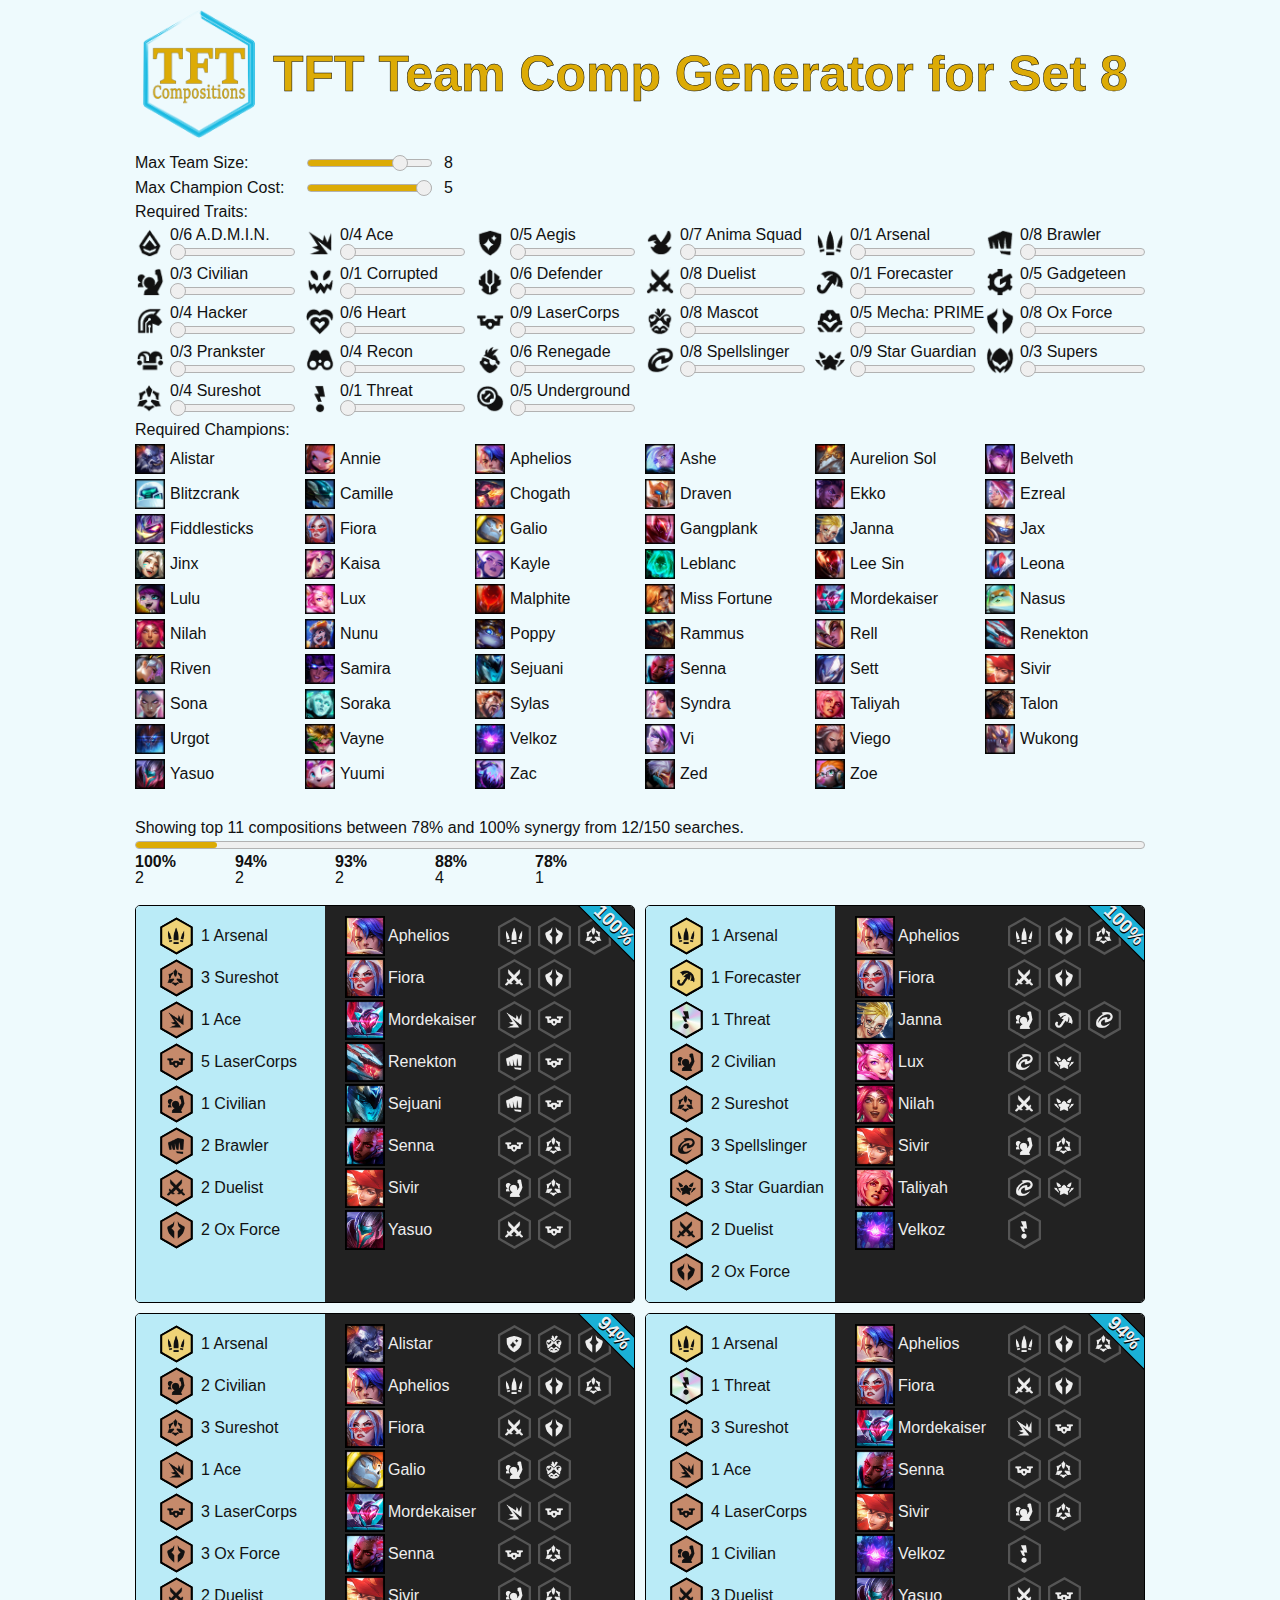
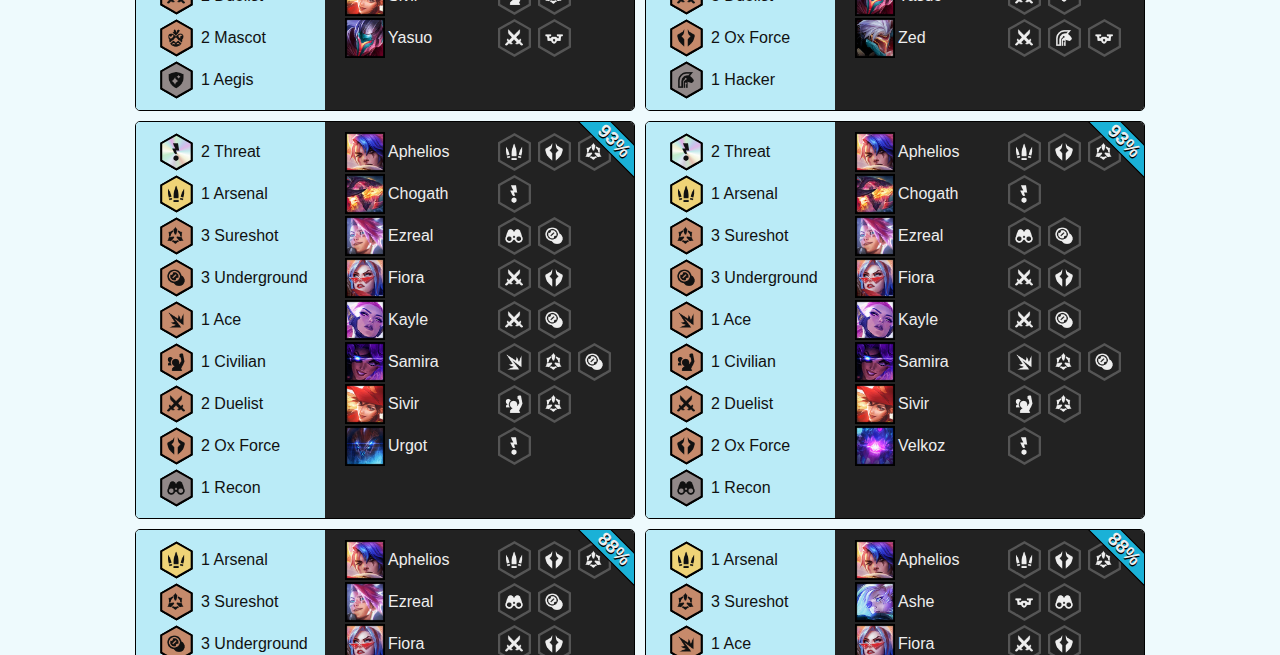
<file: index.html>
<!doctype html>
<html>
  <head>
    <meta charset="utf-8">
    <title>TFT Flex Team Comp Generator for Set 8</title>
    <meta name="viewport" content="width=device-width, initial-scale=1.0">
    <meta name="description" content="Generate the optimal, flexible Teamfight Tactics team composition depending on which champions, origins and classes you already have and which ones you want to add later.">
    <meta name="theme-color" content="#eef9fc">
    <link rel="icon" href="favicon.png">
    <link rel="preload" as="image" href="champions.png">
    <link rel="preload" as="image" href="traits.png">
    <link rel="stylesheet" href="styles.css">
  </head>
  <body>
    <div id="app"></div>
    <script src="tft-comps-application-opt-bundle.js"></script>
    <script src="https://cdn.counter.dev/script.js" data-id="6687c161-9a73-4be2-9fa1-71470b2190d4" data-utcoffset="1"></script>
  </body>
</html>
</file>
<file: styles.css>
html{font-size:62.5%;background:rgba(27,186,226,0.075);min-height:100%;color:#111;font-family:Calibri,Helvetica,Sans-Serif;box-sizing:border-box}*,*:before,*:after{box-sizing:inherit}body{margin:0;padding:1rem;font-size:1.6rem;min-width:32rem}h1,h2,h3,h4,h5,h6{font-family:Corbel,Avenir,Sans-Serif}h1{color:#dcab06;-webkit-text-stroke-width:0.05rem;-webkit-text-stroke-color:black;background:center left/6.4rem url("favicon.png") no-repeat;padding-left:7.4rem;display:flex;align-items:center;min-height:6.4rem;margin-top:0;margin-bottom:1.5rem;font-size:2.75rem}@media (min-width: 33.75em){h1{background:center left/12.8rem url("favicon.png") no-repeat;padding-left:13.8rem;min-height:12.8rem;font-size:3.5rem}}@media (min-width: 65.625em){h1{font-size:5rem}}@media (min-width: 97.5em){h1{font-size:6.5rem}}i>i{font-style:normal}progress{-webkit-appearance:none;height:1.6rem;position:relative}progress::-webkit-progress-bar{height:0.8rem;border:0.001rem solid #b2b2b2;border-radius:0.8rem;background:#efefef;position:absolute;left:0;top:50%;transform:translate(0, -50%)}progress::-webkit-progress-value{background:#dcab06;border-radius:0.8rem}@supports (-moz-appearance: none){progress{height:0.8rem;border-radius:0.8rem;background:#efefef;border:0.1rem solid #b2b2b2;margin:0.4rem 0}}progress::-moz-progress-bar{background:#dcab06;border-radius:0.8rem}input[type=range]{-webkit-appearance:none;height:1.6rem;background:transparent;position:relative}input[type=range]:after{content:'';display:block;width:100%;height:0.8rem;border:0.001rem solid #b2b2b2;border-radius:1.6rem;background:linear-gradient(to left, #efefef calc(100% - var(--percentage)), #dcab06 calc(100% - var(--percentage)));position:absolute;top:50%;left:0;transform:translate(0, -50%);z-index:-1}input[type=range]::-webkit-slider-runnable-track{-webkit-appearance:none;height:0.8rem}input[type=range]::-webkit-slider-thumb{-webkit-appearance:none;width:1.6rem;height:1.6rem;border-radius:50%;background:#dcab06;margin-top:-.4rem;border:0.001rem solid #b2b2b2;background:#efefef}input[type=range]::-moz-range-track{height:0.6rem;border:0.001rem solid #b2b2b2;border-radius:1.6rem;background:linear-gradient(to left, #efefef calc(100% - var(--percentage)), #dcab06 calc(100% - var(--percentage)))}input[type=range]::-moz-range-thumb{width:1.4rem;height:1.4rem;border-radius:50%;background:#dcab06;margin-top:-0.45rem;border:0.001rem solid #b2b2b2;background:#efefef}input[type=range]:hover:after{background:linear-gradient(to left, #e3e3e3 calc(100% - var(--percentage)), #d1a206 calc(100% - var(--percentage)))}input[type=range]:hover::-moz-range-track{background:linear-gradient(to left, #e3e3e3 calc(100% - var(--percentage)), #d1a206 calc(100% - var(--percentage)))}input[type=range]:active::-webkit-slider-thumb{background:#fbfbfb}input[type=range]:active::-moz-range-thumb{background:#fbfbfb}#app{min-width:30rem;margin:auto;overflow:hidden}@media (min-width: 33.75em){#app{width:50rem}}@media (min-width: 65.625em){#app{width:101rem}}@media (min-width: 97.5em){#app{width:152rem}}.number-slider{margin-bottom:0.5rem;display:flex;gap:1rem;align-items:center}.number-slider .title{min-width:14.5rem;max-width:16rem;flex-grow:1}.number-slider .input{min-width:11rem;max-width:12.5rem;flex-grow:1}.number-slider .value{width:2.5rem}.role-filter{margin-bottom:0.5rem}.role-filter .title{min-width:16rem;margin-bottom:0.5rem}.role-filter .options{display:grid;grid-template-columns:repeat(auto-fit, minmax(14.5rem, 1fr));gap:0.5rem 1rem;width:100%}.role-filter .role{white-space:nowrap}.role-filter .role label{display:block;padding-left:3.5rem;position:relative}.role-filter .role label input{margin:0;width:100%;display:block}.role-filter .role label:after{content:'';background:#111;-webkit-mask:left center/3rem auto url("traits.png") no-repeat;width:3rem;height:3rem;position:absolute;left:0;top:50%;transform:translate(0, -50%)}.role-filter .role.ace label:after{-webkit-mask-position:0 0rem}.role-filter .role.admin label:after{-webkit-mask-position:0 -3rem}.role-filter .role.aegis label:after{-webkit-mask-position:0 -6rem}.role-filter .role.animasquad label:after{-webkit-mask-position:0 -9rem}.role-filter .role.arsenal label:after{-webkit-mask-position:0 -12rem}.role-filter .role.brawler label:after{-webkit-mask-position:0 -15rem}.role-filter .role.civilian label:after{-webkit-mask-position:0 -18rem}.role-filter .role.corrupted label:after{-webkit-mask-position:0 -21rem}.role-filter .role.defender label:after{-webkit-mask-position:0 -24rem}.role-filter .role.duelist label:after{-webkit-mask-position:0 -27rem}.role-filter .role.forecaster label:after{-webkit-mask-position:0 -30rem}.role-filter .role.gadgeteen label:after{-webkit-mask-position:0 -33rem}.role-filter .role.hacker label:after{-webkit-mask-position:0 -36rem}.role-filter .role.heart label:after{-webkit-mask-position:0 -39rem}.role-filter .role.lasercorps label:after{-webkit-mask-position:0 -42rem}.role-filter .role.mascot label:after{-webkit-mask-position:0 -45rem}.role-filter .role.mechaprime label:after{-webkit-mask-position:0 -48rem}.role-filter .role.oxforce label:after{-webkit-mask-position:0 -51rem}.role-filter .role.prankster label:after{-webkit-mask-position:0 -54rem}.role-filter .role.recon label:after{-webkit-mask-position:0 -57rem}.role-filter .role.renegade label:after{-webkit-mask-position:0 -60rem}.role-filter .role.spellslinger label:after{-webkit-mask-position:0 -63rem}.role-filter .role.starguardian label:after{-webkit-mask-position:0 -66rem}.role-filter .role.supers label:after{-webkit-mask-position:0 -69rem}.role-filter .role.sureshot label:after{-webkit-mask-position:0 -72rem}.role-filter .role.threat label:after{-webkit-mask-position:0 -75rem}.role-filter .role.underground label:after{-webkit-mask-position:0 -78rem}.role-filter .role.is-changed,.role-filter .role:hover{text-shadow:0 0 0.5rem #dcab06}.role-filter .role.is-changed{font-weight:bold}.champion-filter{margin-bottom:0.5rem}.champion-filter .title{min-width:16rem;margin-bottom:0.5rem}.champion-filter .options{display:grid;grid-template-columns:repeat(auto-fit, minmax(14.5rem, 1fr));gap:0.5rem 1rem;width:100%}.champion-filter .champion{display:block;padding-left:3.5rem;line-height:3rem}.champion-filter .champion:before{background:left center/3rem auto url("champions.png") no-repeat;content:'';margin-left:-3.5rem;width:3rem;height:3rem;display:block;position:absolute;box-shadow:inset 0px 0px 1px 1.5px #000}.champion-filter .champion.alistar:before{background-position:0 0rem}.champion-filter .champion.annie:before{background-position:0 -3rem}.champion-filter .champion.aphelios:before{background-position:0 -6rem}.champion-filter .champion.ashe:before{background-position:0 -9rem}.champion-filter .champion.aurelionsol:before{background-position:0 -12rem}.champion-filter .champion.belveth:before{background-position:0 -15rem}.champion-filter .champion.blitzcrank:before{background-position:0 -18rem}.champion-filter .champion.camille:before{background-position:0 -21rem}.champion-filter .champion.chogath:before{background-position:0 -24rem}.champion-filter .champion.draven:before{background-position:0 -27rem}.champion-filter .champion.ekko:before{background-position:0 -30rem}.champion-filter .champion.ezreal:before{background-position:0 -33rem}.champion-filter .champion.fiddlesticks:before{background-position:0 -36rem}.champion-filter .champion.fiora:before{background-position:0 -39rem}.champion-filter .champion.galio:before{background-position:0 -42rem}.champion-filter .champion.gangplank:before{background-position:0 -45rem}.champion-filter .champion.janna:before{background-position:0 -48rem}.champion-filter .champion.jax:before{background-position:0 -51rem}.champion-filter .champion.jinx:before{background-position:0 -54rem}.champion-filter .champion.kaisa:before{background-position:0 -57rem}.champion-filter .champion.kayle:before{background-position:0 -60rem}.champion-filter .champion.leblanc:before{background-position:0 -63rem}.champion-filter .champion.leesin:before{background-position:0 -66rem}.champion-filter .champion.leona:before{background-position:0 -69rem}.champion-filter .champion.lulu:before{background-position:0 -72rem}.champion-filter .champion.lux:before{background-position:0 -75rem}.champion-filter .champion.malphite:before{background-position:0 -78rem}.champion-filter .champion.missfortune:before{background-position:0 -81rem}.champion-filter .champion.mordekaiser:before{background-position:0 -84rem}.champion-filter .champion.nasus:before{background-position:0 -87rem}.champion-filter .champion.nilah:before{background-position:0 -90rem}.champion-filter .champion.nunu:before{background-position:0 -93rem}.champion-filter .champion.poppy:before{background-position:0 -96rem}.champion-filter .champion.rammus:before{background-position:0 -99rem}.champion-filter .champion.rell:before{background-position:0 -102rem}.champion-filter .champion.renekton:before{background-position:0 -105rem}.champion-filter .champion.riven:before{background-position:0 -108rem}.champion-filter .champion.samira:before{background-position:0 -111rem}.champion-filter .champion.sejuani:before{background-position:0 -114rem}.champion-filter .champion.senna:before{background-position:0 -117rem}.champion-filter .champion.sett:before{background-position:0 -120rem}.champion-filter .champion.sivir:before{background-position:0 -123rem}.champion-filter .champion.sona:before{background-position:0 -126rem}.champion-filter .champion.soraka:before{background-position:0 -129rem}.champion-filter .champion.sylas:before{background-position:0 -132rem}.champion-filter .champion.syndra:before{background-position:0 -135rem}.champion-filter .champion.taliyah:before{background-position:0 -138rem}.champion-filter .champion.talon:before{background-position:0 -141rem}.champion-filter .champion.urgot:before{background-position:0 -144rem}.champion-filter .champion.vayne:before{background-position:0 -147rem}.champion-filter .champion.velkoz:before{background-position:0 -150rem}.champion-filter .champion.vi:before{background-position:0 -153rem}.champion-filter .champion.viego:before{background-position:0 -156rem}.champion-filter .champion.wukong:before{background-position:0 -159rem}.champion-filter .champion.yasuo:before{background-position:0 -162rem}.champion-filter .champion.yuumi:before{background-position:0 -165rem}.champion-filter .champion.zac:before{background-position:0 -168rem}.champion-filter .champion.zed:before{background-position:0 -171rem}.champion-filter .champion.zoe:before{background-position:0 -174rem}.champion-filter .champion.is-selected,.champion-filter .champion:hover{text-shadow:0 0 0.5rem #dcab06}.champion-filter .champion.is-selected{font-weight:bold}.champion-filter .champion input{display:none}.results{margin-bottom:2rem}.results progress{display:block;width:100%}.results .description{margin:3rem 0 0}.results .distribution{display:flex;flex-direction:column;flex-wrap:wrap;align-content:flex-start;height:3.2rem;margin:0 0 2rem;overflow:hidden}.results .distribution dt{width:10rem;height:1.6rem;font-weight:bold}.results .distribution dd{width:10rem;height:1.6rem;margin:0}.compositions{display:flex;flex-wrap:wrap;gap:1rem;list-style:none;padding-left:0;margin:0}.composition{display:flex;align-items:stretch;flex-direction:column;height:100%;position:relative;overflow:hidden;border:0.1rem solid #000;border-radius:0.5rem;font-family:Corbel,Avenir,Sans-Serif}@media (min-width: 33.75em){.composition{flex-direction:row}}.composition .synergy{position:absolute;transform:rotate(45deg);width:10rem;text-align:center;top:-1.1rem;right:-3rem;background:#1ab1d7;text-shadow:0.1rem 0.1rem black;color:#eee;z-index:1;outline:0.1rem solid #000}.composition .synergy small{display:none}.composition .composition-roles{padding:1rem;list-style:none;display:flex;flex-wrap:wrap;align-content:flex-start;gap:0.2rem;background:#baebf7;color:#111}@media (min-width: 33.75em){.composition .composition-roles{padding:1rem 2rem;width:18.9rem;flex-direction:column}}.composition .composition-roles .role{position:relative;font-size:1.6rem;text-indent:4.5rem;text-align:left;white-space:nowrap;width:calc(50% - 1rem);height:4rem;line-height:4rem}@media (min-width: 33.75em){.composition .composition-roles .role{width:auto}}.composition .composition-roles .role:before{content:' ';-webkit-mask:url('data:image/svg+xml;utf8,<svg width="100%" height="100%" viewBox="0 0 292 334" version="1.1" xmlns="http://www.w3.org/2000/svg"><path d="M146.208,4.118l141.715,81.058l0,162.693l-141.715,81.347l-141.716,-81.347l0,-162.693l141.716,-81.058Z"/><path d="M146.208,4.118l141.715,81.058l0,162.693l-141.715,81.347l-141.716,-81.347l0,-162.693l141.716,-81.058Zm-0,24l120.882,69.142c-0,0 -0,138.546 -0,138.546c-0,0 -120.882,69.388 -120.882,69.388c-0,0 -120.883,-69.388 -120.883,-69.388c0,0 0,-138.546 0,-138.546l120.883,-69.142Z"/></svg>') no-repeat center;background:url('data:image/svg+xml;utf8,<svg viewBox="0 0 292 334" version="1.1" xmlns="http://www.w3.org/2000/svg" xmlns:xlink="http://www.w3.org/1999/xlink" style="fill-rule:evenodd;clip-rule:evenodd;stroke-linejoin:round;stroke-miterlimit:2;"><path d="M145.833,0l145.834,83.112l-0,166.814l-145.834,83.407l-145.833,-83.407l-0,-166.814l145.833,-83.112Zm0,23.979l125,71.239c0,-0.001 0,142.623 0,142.623c0,0 -125,71.492 -125,71.492c0,0 -125,-71.492 -125,-71.492c0,0 0,-142.623 0,-142.623l125,-71.239Z" fill="black"/></svg>') no-repeat center,#918888;width:4rem;height:4rem;position:absolute;top:50%;left:0;transform:translate(0, -50%) scale(0.95)}.composition .composition-roles .role:after{content:' ';background:#111;-webkit-mask:left center/4rem auto url("traits.png") no-repeat;width:4rem;height:4rem;position:absolute;left:0;top:50%;transform:translate(0, -50%) scale(0.5)}.composition .composition-roles .role.ace:after{-webkit-mask-position:0 0rem}.composition .composition-roles .role.admin:after{-webkit-mask-position:0 -4rem}.composition .composition-roles .role.aegis:after{-webkit-mask-position:0 -8rem}.composition .composition-roles .role.animasquad:after{-webkit-mask-position:0 -12rem}.composition .composition-roles .role.arsenal:after{-webkit-mask-position:0 -16rem}.composition .composition-roles .role.brawler:after{-webkit-mask-position:0 -20rem}.composition .composition-roles .role.civilian:after{-webkit-mask-position:0 -24rem}.composition .composition-roles .role.corrupted:after{-webkit-mask-position:0 -28rem}.composition .composition-roles .role.defender:after{-webkit-mask-position:0 -32rem}.composition .composition-roles .role.duelist:after{-webkit-mask-position:0 -36rem}.composition .composition-roles .role.forecaster:after{-webkit-mask-position:0 -40rem}.composition .composition-roles .role.gadgeteen:after{-webkit-mask-position:0 -44rem}.composition .composition-roles .role.hacker:after{-webkit-mask-position:0 -48rem}.composition .composition-roles .role.heart:after{-webkit-mask-position:0 -52rem}.composition .composition-roles .role.lasercorps:after{-webkit-mask-position:0 -56rem}.composition .composition-roles .role.mascot:after{-webkit-mask-position:0 -60rem}.composition .composition-roles .role.mechaprime:after{-webkit-mask-position:0 -64rem}.composition .composition-roles .role.oxforce:after{-webkit-mask-position:0 -68rem}.composition .composition-roles .role.prankster:after{-webkit-mask-position:0 -72rem}.composition .composition-roles .role.recon:after{-webkit-mask-position:0 -76rem}.composition .composition-roles .role.renegade:after{-webkit-mask-position:0 -80rem}.composition .composition-roles .role.spellslinger:after{-webkit-mask-position:0 -84rem}.composition .composition-roles .role.starguardian:after{-webkit-mask-position:0 -88rem}.composition .composition-roles .role.supers:after{-webkit-mask-position:0 -92rem}.composition .composition-roles .role.sureshot:after{-webkit-mask-position:0 -96rem}.composition .composition-roles .role.threat:after{-webkit-mask-position:0 -100rem}.composition .composition-roles .role.underground:after{-webkit-mask-position:0 -104rem}.composition .composition-roles .role.dirt:before{background:url('data:image/svg+xml;utf8,<svg viewBox="0 0 292 334" version="1.1" xmlns="http://www.w3.org/2000/svg" xmlns:xlink="http://www.w3.org/1999/xlink" style="fill-rule:evenodd;clip-rule:evenodd;stroke-linejoin:round;stroke-miterlimit:2;"><path d="M145.833,0l145.834,83.112l-0,166.814l-145.834,83.407l-145.833,-83.407l-0,-166.814l145.833,-83.112Zm0,23.979l125,71.239c0,-0.001 0,142.623 0,142.623c0,0 -125,71.492 -125,71.492c0,0 -125,-71.492 -125,-71.492c0,0 0,-142.623 0,-142.623l125,-71.239Z" fill="black"/></svg>') no-repeat center,#918888}.composition .composition-roles .role.bronze:before{background:url('data:image/svg+xml;utf8,<svg viewBox="0 0 292 334" version="1.1" xmlns="http://www.w3.org/2000/svg" xmlns:xlink="http://www.w3.org/1999/xlink" style="fill-rule:evenodd;clip-rule:evenodd;stroke-linejoin:round;stroke-miterlimit:2;"><path d="M145.833,0l145.834,83.112l-0,166.814l-145.834,83.407l-145.833,-83.407l-0,-166.814l145.833,-83.112Zm0,23.979l125,71.239c0,-0.001 0,142.623 0,142.623c0,0 -125,71.492 -125,71.492c0,0 -125,-71.492 -125,-71.492c0,0 0,-142.623 0,-142.623l125,-71.239Z" fill="black"/></svg>') no-repeat center,#C68A6B}.composition .composition-roles .role.silver:before{background:url('data:image/svg+xml;utf8,<svg viewBox="0 0 292 334" version="1.1" xmlns="http://www.w3.org/2000/svg" xmlns:xlink="http://www.w3.org/1999/xlink" style="fill-rule:evenodd;clip-rule:evenodd;stroke-linejoin:round;stroke-miterlimit:2;"><path d="M145.833,0l145.834,83.112l-0,166.814l-145.834,83.407l-145.833,-83.407l-0,-166.814l145.833,-83.112Zm0,23.979l125,71.239c0,-0.001 0,142.623 0,142.623c0,0 -125,71.492 -125,71.492c0,0 -125,-71.492 -125,-71.492c0,0 0,-142.623 0,-142.623l125,-71.239Z" fill="black"/></svg>') no-repeat center,#BDDBDE}.composition .composition-roles .role.gold:before{background:url('data:image/svg+xml;utf8,<svg viewBox="0 0 292 334" version="1.1" xmlns="http://www.w3.org/2000/svg" xmlns:xlink="http://www.w3.org/1999/xlink" style="fill-rule:evenodd;clip-rule:evenodd;stroke-linejoin:round;stroke-miterlimit:2;"><path d="M145.833,0l145.834,83.112l-0,166.814l-145.834,83.407l-145.833,-83.407l-0,-166.814l145.833,-83.112Zm0,23.979l125,71.239c0,-0.001 0,142.623 0,142.623c0,0 -125,71.492 -125,71.492c0,0 -125,-71.492 -125,-71.492c0,0 0,-142.623 0,-142.623l125,-71.239Z" fill="black"/></svg>') no-repeat center,#EFD377}.composition .composition-roles .role.chromatic:before{background:url('data:image/svg+xml;utf8,<svg viewBox="0 0 292 334" version="1.1" xmlns="http://www.w3.org/2000/svg" xmlns:xlink="http://www.w3.org/1999/xlink" style="fill-rule:evenodd;clip-rule:evenodd;stroke-linejoin:round;stroke-miterlimit:2;"><path d="M145.833,0l145.834,83.112l-0,166.814l-145.834,83.407l-145.833,-83.407l-0,-166.814l145.833,-83.112Zm0,23.979l125,71.239c0,-0.001 0,142.623 0,142.623c0,0 -125,71.492 -125,71.492c0,0 -125,-71.492 -125,-71.492c0,0 0,-142.623 0,-142.623l125,-71.239Z" fill="black"/></svg>') no-repeat center,conic-gradient(#c8edc8, #bde4e2, #c2c6eb, #dfb6e7, #c2e9eb, #fdfdf9, #f3f3da, #e4beaf, #cde3ca, #d0ccd9, #e0ebf5, #c2ebdf, #c2ebca, #fbfbf3, #efefce, #bce9e5, #dfaae3, #c8edc8)}.composition .composition-roles .role.is-required{text-shadow:0 0 0.5rem #dcab06;font-weight:bold}.composition .champions{display:flex;flex-direction:column;gap:0.2rem;list-style:none;padding:1rem;background-color:#222}@media (min-width: 33.75em){.composition .champions{padding:1rem 2rem}}.composition .champions .champion{display:flex}.composition .champions .champion:before{background:0/4rem url("champions.png") no-repeat;content:'';width:4rem;height:4rem;display:block;position:absolute;box-shadow:inset 0px 0px 1px 2px #000}.composition .champions .champion.alistar:before{background-position-y:0rem}.composition .champions .champion.annie:before{background-position-y:-4rem}.composition .champions .champion.aphelios:before{background-position-y:-8rem}.composition .champions .champion.ashe:before{background-position-y:-12rem}.composition .champions .champion.aurelionsol:before{background-position-y:-16rem}.composition .champions .champion.belveth:before{background-position-y:-20rem}.composition .champions .champion.blitzcrank:before{background-position-y:-24rem}.composition .champions .champion.camille:before{background-position-y:-28rem}.composition .champions .champion.chogath:before{background-position-y:-32rem}.composition .champions .champion.draven:before{background-position-y:-36rem}.composition .champions .champion.ekko:before{background-position-y:-40rem}.composition .champions .champion.ezreal:before{background-position-y:-44rem}.composition .champions .champion.fiddlesticks:before{background-position-y:-48rem}.composition .champions .champion.fiora:before{background-position-y:-52rem}.composition .champions .champion.galio:before{background-position-y:-56rem}.composition .champions .champion.gangplank:before{background-position-y:-60rem}.composition .champions .champion.janna:before{background-position-y:-64rem}.composition .champions .champion.jax:before{background-position-y:-68rem}.composition .champions .champion.jinx:before{background-position-y:-72rem}.composition .champions .champion.kaisa:before{background-position-y:-76rem}.composition .champions .champion.kayle:before{background-position-y:-80rem}.composition .champions .champion.leblanc:before{background-position-y:-84rem}.composition .champions .champion.leesin:before{background-position-y:-88rem}.composition .champions .champion.leona:before{background-position-y:-92rem}.composition .champions .champion.lulu:before{background-position-y:-96rem}.composition .champions .champion.lux:before{background-position-y:-100rem}.composition .champions .champion.malphite:before{background-position-y:-104rem}.composition .champions .champion.missfortune:before{background-position-y:-108rem}.composition .champions .champion.mordekaiser:before{background-position-y:-112rem}.composition .champions .champion.nasus:before{background-position-y:-116rem}.composition .champions .champion.nilah:before{background-position-y:-120rem}.composition .champions .champion.nunu:before{background-position-y:-124rem}.composition .champions .champion.poppy:before{background-position-y:-128rem}.composition .champions .champion.rammus:before{background-position-y:-132rem}.composition .champions .champion.rell:before{background-position-y:-136rem}.composition .champions .champion.renekton:before{background-position-y:-140rem}.composition .champions .champion.riven:before{background-position-y:-144rem}.composition .champions .champion.samira:before{background-position-y:-148rem}.composition .champions .champion.sejuani:before{background-position-y:-152rem}.composition .champions .champion.senna:before{background-position-y:-156rem}.composition .champions .champion.sett:before{background-position-y:-160rem}.composition .champions .champion.sivir:before{background-position-y:-164rem}.composition .champions .champion.sona:before{background-position-y:-168rem}.composition .champions .champion.soraka:before{background-position-y:-172rem}.composition .champions .champion.sylas:before{background-position-y:-176rem}.composition .champions .champion.syndra:before{background-position-y:-180rem}.composition .champions .champion.taliyah:before{background-position-y:-184rem}.composition .champions .champion.talon:before{background-position-y:-188rem}.composition .champions .champion.urgot:before{background-position-y:-192rem}.composition .champions .champion.vayne:before{background-position-y:-196rem}.composition .champions .champion.velkoz:before{background-position-y:-200rem}.composition .champions .champion.vi:before{background-position-y:-204rem}.composition .champions .champion.viego:before{background-position-y:-208rem}.composition .champions .champion.wukong:before{background-position-y:-212rem}.composition .champions .champion.yasuo:before{background-position-y:-216rem}.composition .champions .champion.yuumi:before{background-position-y:-220rem}.composition .champions .champion.zac:before{background-position-y:-224rem}.composition .champions .champion.zed:before{background-position-y:-228rem}.composition .champions .champion.zoe:before{background-position-y:-232rem}.composition .champions .champion .name,.composition .champions .champion .champion-roles{color:#eee;margin:0;line-height:4rem;font-size:2rem}.composition .champions .champion .name{text-indent:calc(4rem + 0.3rem);width:calc(50% - 1rem);font-size:1.6rem;font-weight:normal;white-space:nowrap;line-height:4rem}@media (min-width: 33.75em){.composition .champions .champion .name{width:14.9rem}}.composition .champions .champion.is-required .name{text-shadow:0 0 0.5rem #dcab06;font-weight:bold}.composition .champions .champion .champion-roles{width:12rem;display:flex;padding-left:0}.composition .champions .champion .champion-roles .role{position:relative;font-size:0;text-align:left;width:4rem;height:4rem;list-style:none}.composition .champions .champion .champion-roles .role.is-required{text-shadow:0 0 0.5rem #dcab06;font-weight:bold}.composition .champions .champion .champion-roles .role.is-required:before{filter:drop-shadow(0 0 0.5rem rgba(220,171,6,0.7))}.composition .champions .champion .champion-roles .role:before{content:' ';background:center no-repeat url('data:image/svg+xml;utf8,<svg viewBox="0 0 292 334" version="1.1" xmlns="http://www.w3.org/2000/svg" xmlns:xlink="http://www.w3.org/1999/xlink" style="fill-rule:evenodd;clip-rule:evenodd;stroke-linejoin:round;stroke-miterlimit:2;"><path d="M145.833,0l145.834,83.112l-0,166.814l-145.834,83.407l-145.833,-83.407l-0,-166.814l145.833,-83.112Zm0,23.979l125,71.239c0,-0.001 0,142.623 0,142.623c0,0 -125,71.492 -125,71.492c0,0 -125,-71.492 -125,-71.492c0,0 0,-142.623 0,-142.623l125,-71.239Z" fill="%23555"/></svg>');text-indent:0;width:4rem;height:4rem;position:absolute;top:50%;left:0;transform:translate(0, -50%) scale(0.95)}.composition .champions .champion .champion-roles .role:after{content:' ';background:#eee;-webkit-mask:left center/4rem auto url("traits.png") no-repeat;width:4rem;height:4rem;position:absolute;left:0;top:50%;transform:translate(0, -50%) scale(0.5)}.composition .champions .champion .champion-roles .role.ace:after{-webkit-mask-position:0 0rem}.composition .champions .champion .champion-roles .role.admin:after{-webkit-mask-position:0 -4rem}.composition .champions .champion .champion-roles .role.aegis:after{-webkit-mask-position:0 -8rem}.composition .champions .champion .champion-roles .role.animasquad:after{-webkit-mask-position:0 -12rem}.composition .champions .champion .champion-roles .role.arsenal:after{-webkit-mask-position:0 -16rem}.composition .champions .champion .champion-roles .role.brawler:after{-webkit-mask-position:0 -20rem}.composition .champions .champion .champion-roles .role.civilian:after{-webkit-mask-position:0 -24rem}.composition .champions .champion .champion-roles .role.corrupted:after{-webkit-mask-position:0 -28rem}.composition .champions .champion .champion-roles .role.defender:after{-webkit-mask-position:0 -32rem}.composition .champions .champion .champion-roles .role.duelist:after{-webkit-mask-position:0 -36rem}.composition .champions .champion .champion-roles .role.forecaster:after{-webkit-mask-position:0 -40rem}.composition .champions .champion .champion-roles .role.gadgeteen:after{-webkit-mask-position:0 -44rem}.composition .champions .champion .champion-roles .role.hacker:after{-webkit-mask-position:0 -48rem}.composition .champions .champion .champion-roles .role.heart:after{-webkit-mask-position:0 -52rem}.composition .champions .champion .champion-roles .role.lasercorps:after{-webkit-mask-position:0 -56rem}.composition .champions .champion .champion-roles .role.mascot:after{-webkit-mask-position:0 -60rem}.composition .champions .champion .champion-roles .role.mechaprime:after{-webkit-mask-position:0 -64rem}.composition .champions .champion .champion-roles .role.oxforce:after{-webkit-mask-position:0 -68rem}.composition .champions .champion .champion-roles .role.prankster:after{-webkit-mask-position:0 -72rem}.composition .champions .champion .champion-roles .role.recon:after{-webkit-mask-position:0 -76rem}.composition .champions .champion .champion-roles .role.renegade:after{-webkit-mask-position:0 -80rem}.composition .champions .champion .champion-roles .role.spellslinger:after{-webkit-mask-position:0 -84rem}.composition .champions .champion .champion-roles .role.starguardian:after{-webkit-mask-position:0 -88rem}.composition .champions .champion .champion-roles .role.supers:after{-webkit-mask-position:0 -92rem}.composition .champions .champion .champion-roles .role.sureshot:after{-webkit-mask-position:0 -96rem}.composition .champions .champion .champion-roles .role.threat:after{-webkit-mask-position:0 -100rem}.composition .champions .champion .champion-roles .role.underground:after{-webkit-mask-position:0 -104rem}footer{margin-bottom:1rem}

/*# sourceMappingURL=styles.css.map */
</file>
